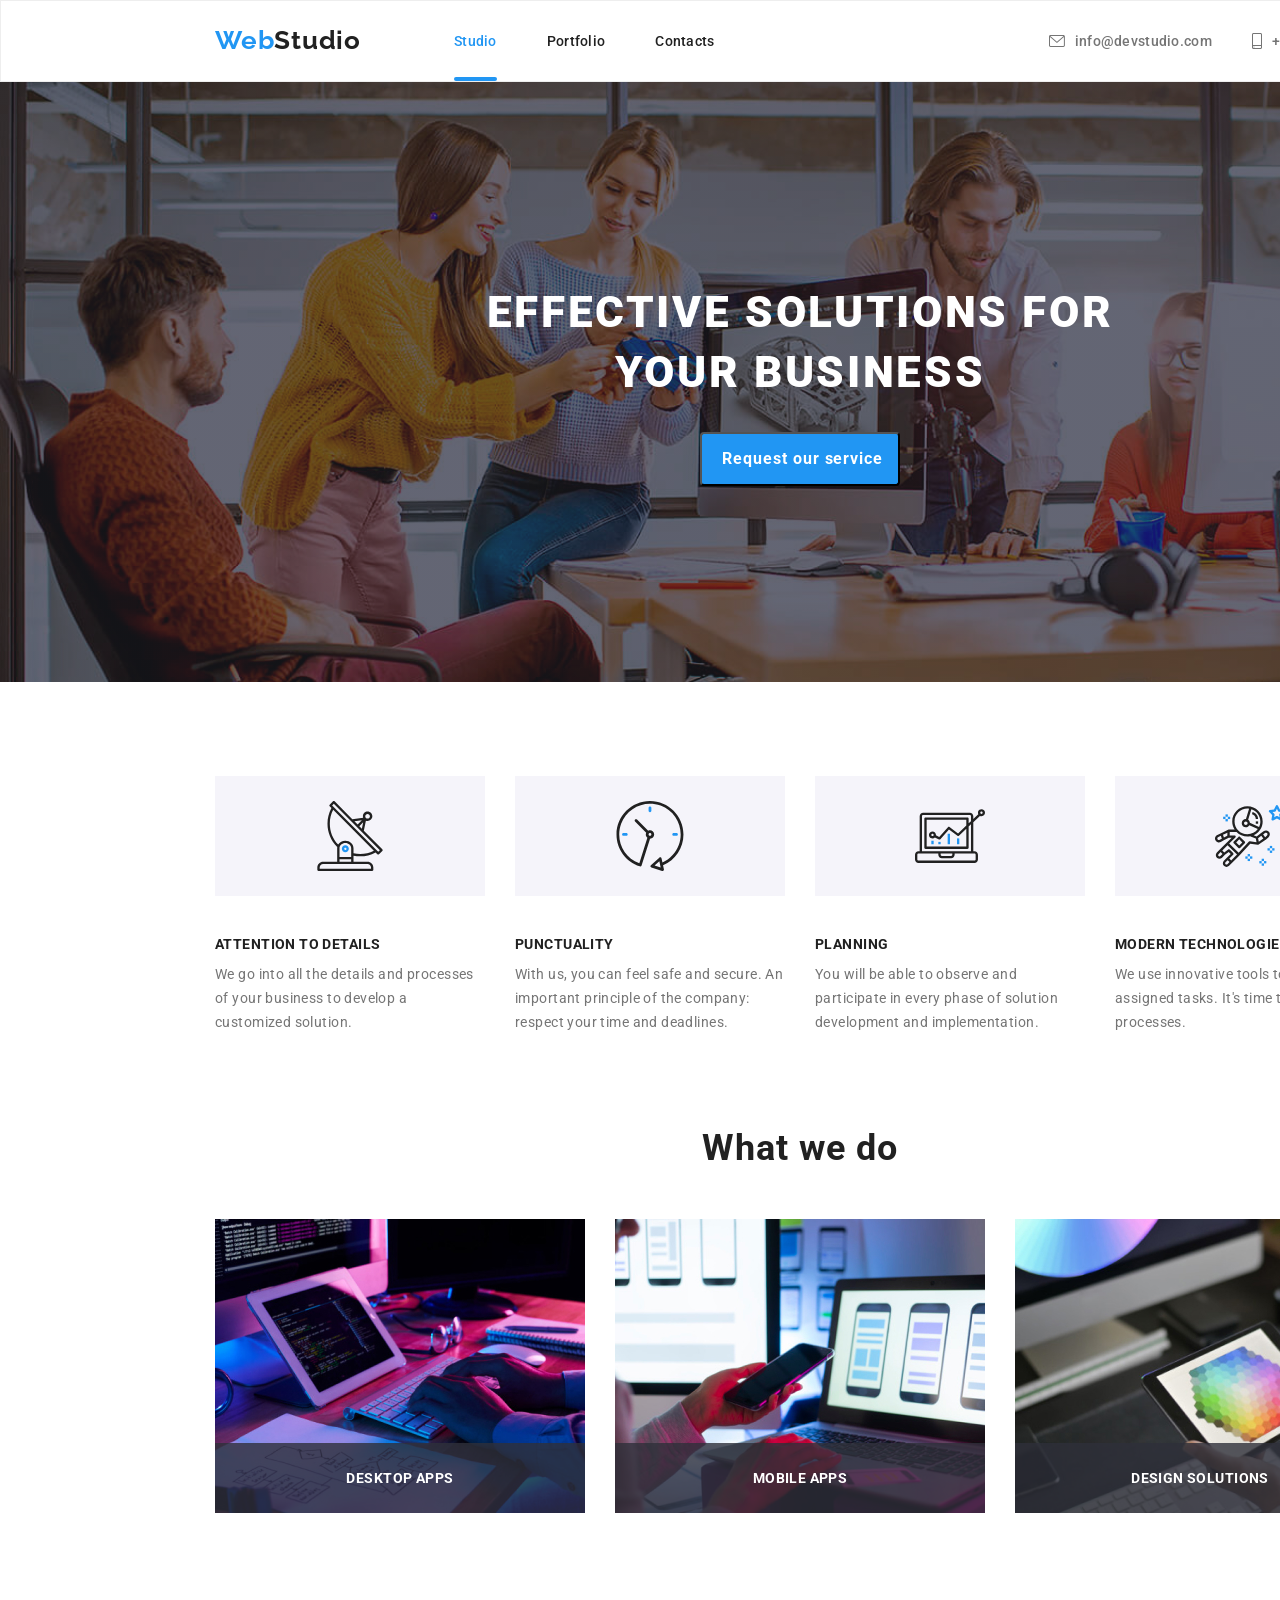
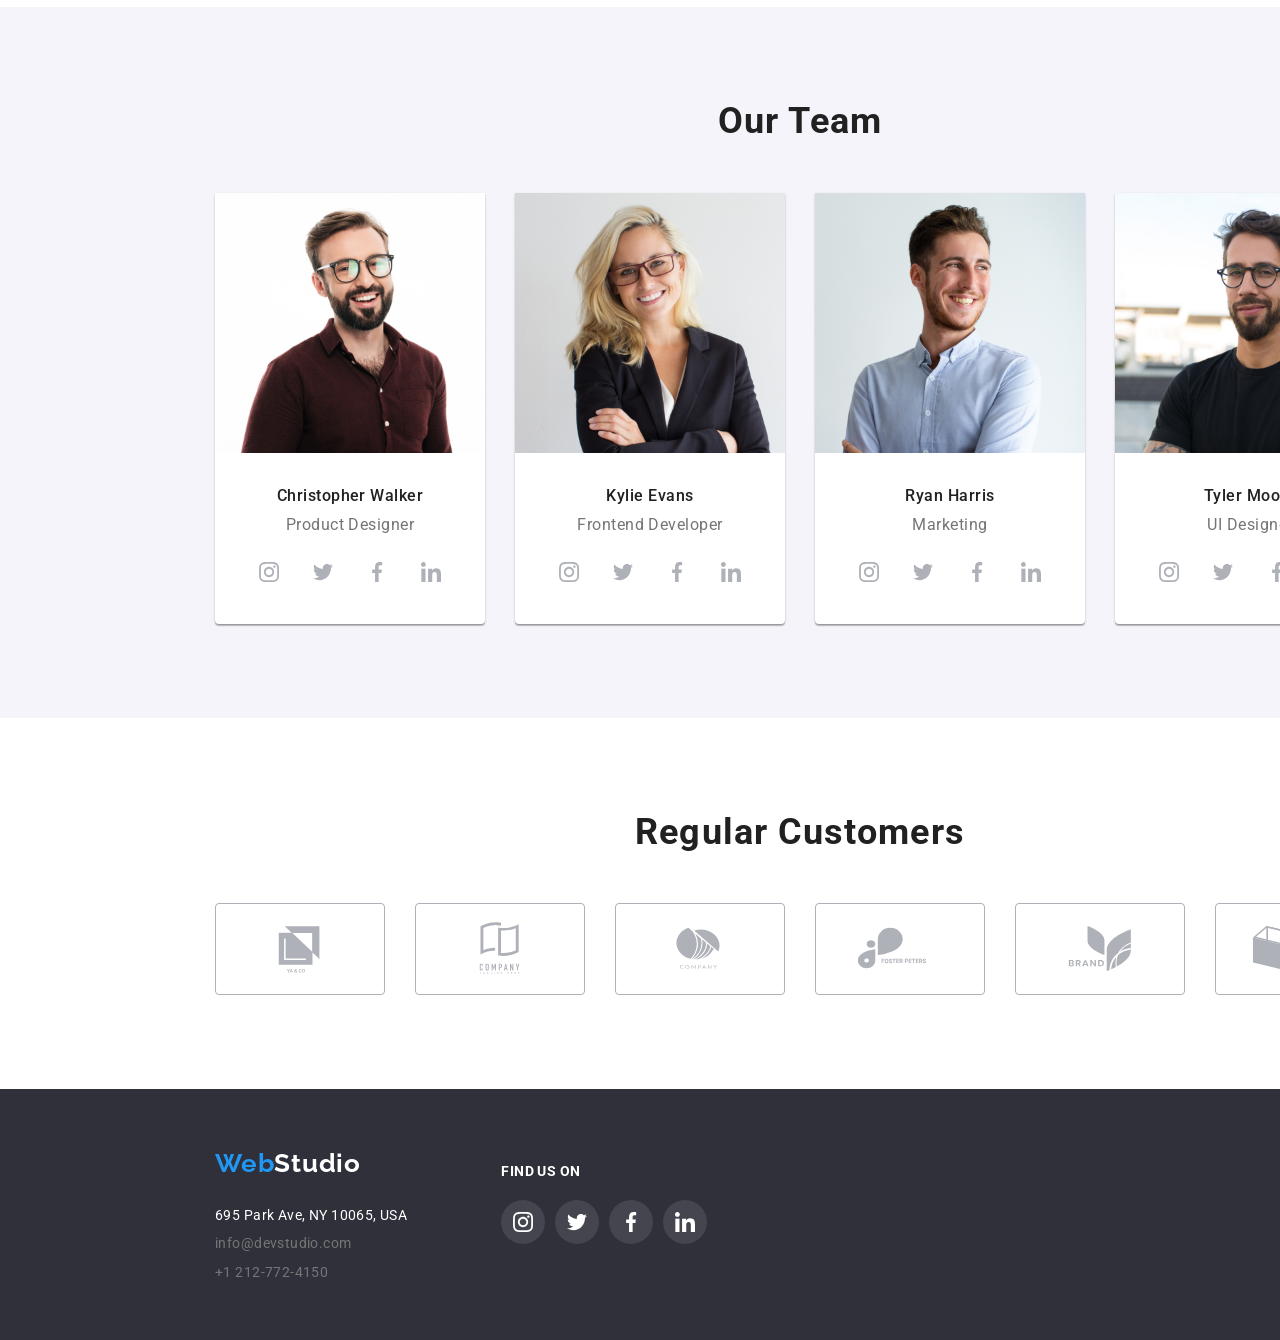
<file: index.html>
<!DOCTYPE html>
<html lang="en">
	<head>
		<meta charset="UTF-8" />
		<meta name="viewport" content="width=device-width, initial-scale=1.0" />
		<title>Studio</title>
		<link rel="preconnect" href="https://fonts.googleapis.com" />
		<link rel="preconnect" href="https://fonts.gstatic.com" crossorigin />
		<link
			rel="stylesheet"
			href="https://cdnjs.cloudflare.com/ajax/libs/modern-normalize/1.0.0/modern-normalize.min.css"
		/>
		<link
			href="https://fonts.googleapis.com/css2?family=Raleway:wght@700&family=Roboto:wght@400;500;700;900&display=swap"
			rel="stylesheet"
		/>
		<link rel="stylesheet" href="css/styles.css" />
	</head>
	<body>
		<header>
			<div class="container global-header">
				<a href="index.html" class="logo"><span>Web</span>Studio</a>
				<nav>
					<ul class="navigation-tabs">
						<li><a href="index.html" class="active-link link">Studio</a></li>
						<li><a href="portfolio.html" class="link">Portfolio</a></li>
						<li><a href="contacts.html" class="link">Contacts</a></li>
					</ul>
				</nav>
				<ul class="mail-phone">
					<li class="contact-line">
						<a href="mailto:info@devstudio.com" class="link">
							<svg class="header-mail-icon">
								<use
									href="./images/icons.svg/symbol-defs.svg#icon-envelope"
								></use>
							</svg>
							<span>info@devstudio.com</span>
						</a>
					</li>
					<li class="contact-line">
						<a href="tel:+12127724150" class="link">
							<svg class="header-tel-icon">
								<use
									href="./images/icons.svg/symbol-defs.svg#icon-smartphone"
								></use>
							</svg>
							<span>+1 212-772-4150</span>
						</a>
					</li>
				</ul>
			</div>
		</header>
		<main class="main-section">
			<section class="main-intro">
				<div class="container main-section-intro">
					<h1>EFFECTIVE SOLUTIONS FOR YOUR BUSINESS</h1>
					<button type="button" data-modal-open="#modal">
						Request our service
					</button>
					<div class="modal-flex">
						<div class="modal" id="modal" data-modal>
							<button type="button" class="close-button" data-modal-close>
								<svg>
									<use
										href="./images/icons.svg/symbol-defs.svg#icon-close-button"
									></use>
								</svg>
							</button>
						</div>
						<div id="overlay"></div>
					</div>
				</div>
			</section>
			<section>
				<ul class="container our-assets">
					<li class="our-assets-card">
						<div class="assets-image">
							<svg>
								<use
									href="./images/icons.svg/symbol-defs.svg#icon-antenna"
								></use>
							</svg>
						</div>
						<h2 class="main-title">ATTENTION TO DETAILS</h2>
						<p>
							We go into all the details and processes of your business to
							develop a customized solution.
						</p>
					</li>
					<li class="our-assets-card">
						<div class="assets-image">
							<svg>
								<use href="./images/icons.svg/symbol-defs.svg#icon-clock"></use>
							</svg>
						</div>
						<h2 class="main-title">PUNCTUALITY</h2>
						<p>
							With us, you can feel safe and secure. An important principle of
							the company: respect your time and deadlines.
						</p>
					</li>
					<li class="our-assets-card">
						<div class="assets-image">
							<svg>
								<use
									href="./images/icons.svg/symbol-defs.svg#icon-diagram"
								></use>
							</svg>
						</div>
						<h2 class="main-title">PLANNING</h2>
						<p>
							You will be able to observe and participate in every phase of
							solution development and implementation.
						</p>
					</li>
					<li class="our-assets-card">
						<div class="assets-image">
							<svg>
								<use
									href="./images/icons.svg/symbol-defs.svg#icon-astronaut"
								></use>
							</svg>
						</div>
						<h2 class="main-title">MODERN TECHNOLOGIES</h2>
						<p>
							We use innovative tools to solve assigned tasks. It's time to
							simplify work processes.
						</p>
					</li>
				</ul>
			</section>
			<section class="container section">
				<h2 class="section-header">What we do</h2>
				<ul class="our-job-list">
					<li>
						<img
							src="images/box_1.jpg"
							alt="person working on 2 screens, typing on keyboard"
						/>
						<p>DESKTOP APPS</p>
					</li>
					<li>
						<img
							src="images/box_2.jpg"
							alt="person connecting phone with laptop"
						/>
						<p>Mobile APPS</p>
					</li>
					<li>
						<img src="images/box_3.jpg" alt="person working on ipad" />
						<p>DESIGN SOLUTIONS</p>
					</li>
				</ul>
			</section>
			<section class="our-team">
				<div class="container section our-team-section">
					<h2 class="section-header">Our Team</h2>
					<ul class="our-team">
						<li class="our-team-card">
							<img
								src="images/team_card_1.jpg"
								alt="Christopher Walker"
								height="260"
								width="270"
							/>
							<h3>Christopher Walker</h3>
							<h4>Product Designer</h4>
							<div class="icons-list">
								<a
									href="https://instagram.com"
									class="icon"
									aria-label="Instagram"
								>
									<svg>
										<use
											href="./images/icons.svg/symbol-defs.svg#icon-instagram"
										></use>
									</svg>
								</a>
								<a href="https://twitter.com" class="icon" aria-label="Twitter">
									<svg>
										<use
											href="./images/icons.svg/symbol-defs.svg#icon-twitter"
										></use>
									</svg> </a
								><a
									href="https://facebook.com"
									class="icon"
									aria-label="Facebook"
								>
									<svg>
										<use
											href="./images/icons.svg/symbol-defs.svg#icon-facebook"
										></use>
									</svg> </a
								><a
									href="https://linkedin.com"
									class="icon"
									aria-label="Linkedin"
								>
									<svg>
										<use
											href="./images/icons.svg/symbol-defs.svg#icon-linkedin"
										></use>
									</svg>
								</a>
							</div>
						</li>
						<li class="our-team-card">
							<img
								src="images/team_card_2.jpg"
								alt="Kylie Evans"
								height="260"
								width="270"
							/>
							<h3>Kylie Evans</h3>
							<h4>Frontend Developer</h4>
							<div class="icons-list">
								<a
									href="https://instagram.com"
									class="icon"
									aria-label="Instagram"
								>
									<svg>
										<use
											href="./images/icons.svg/symbol-defs.svg#icon-instagram"
										></use>
									</svg>
								</a>
								<a href="https://twitter.com" class="icon" aria-label="Twitter">
									<svg>
										<use
											href="./images/icons.svg/symbol-defs.svg#icon-twitter"
										></use>
									</svg> </a
								><a
									href="https://facebook.com"
									class="icon"
									aria-label="Facebook"
								>
									<svg>
										<use
											href="./images/icons.svg/symbol-defs.svg#icon-facebook"
										></use>
									</svg> </a
								><a
									href="https://linkedin.com"
									class="icon"
									aria-label="Linkedin"
								>
									<svg>
										<use
											href="./images/icons.svg/symbol-defs.svg#icon-linkedin"
										></use>
									</svg>
								</a>
							</div>
						</li>
						<li class="our-team-card">
							<img
								src="images/team_card_3.jpg"
								alt="Ryan Harris"
								height="260"
								width="270"
							/>
							<h3>Ryan Harris</h3>
							<h4>Marketing</h4>
							<div class="icons-list">
								<a
									href="https://instagram.com"
									class="icon"
									aria-label="Instagram"
								>
									<svg>
										<use
											href="./images/icons.svg/symbol-defs.svg#icon-instagram"
										></use>
									</svg>
								</a>
								<a href="https://twitter.com" class="icon" aria-label="Twitter">
									<svg>
										<use
											href="./images/icons.svg/symbol-defs.svg#icon-twitter"
										></use>
									</svg> </a
								><a
									href="https://facebook.com"
									class="icon"
									aria-label="Facebook"
								>
									<svg>
										<use
											href="./images/icons.svg/symbol-defs.svg#icon-facebook"
										></use>
									</svg> </a
								><a
									href="https://linkedin.com"
									class="icon"
									aria-label="Linkedin"
								>
									<svg>
										<use
											href="./images/icons.svg/symbol-defs.svg#icon-linkedin"
										></use>
									</svg>
								</a>
							</div>
						</li>
						<li class="our-team-card">
							<img
								src="images/team_card_4.jpg"
								alt="Tyler Moore"
								height="260"
								width="270"
							/>
							<h3>Tyler Moore</h3>
							<h4>UI Designer</h4>
							<div class="icons-list">
								<a
									href="https://instagram.com"
									class="icon"
									aria-label="Instagram"
								>
									<svg>
										<use
											href="./images/icons.svg/symbol-defs.svg#icon-instagram"
										></use>
									</svg>
								</a>
								<a href="https://twitter.com" class="icon" aria-label="Twitter">
									<svg>
										<use
											href="./images/icons.svg/symbol-defs.svg#icon-twitter"
										></use>
									</svg> </a
								><a
									href="https://facebook.com"
									class="icon"
									aria-label="Facebook"
								>
									<svg>
										<use
											href="./images/icons.svg/symbol-defs.svg#icon-facebook"
										></use>
									</svg> </a
								><a
									href="https://linkedin.com"
									class="icon"
									aria-label="Linkedin"
								>
									<svg>
										<use
											href="./images/icons.svg/symbol-defs.svg#icon-linkedin"
										></use>
									</svg>
								</a>
							</div>
						</li>
					</ul>
				</div>
			</section>
			<section class="container section">
				<h3 class="section-header">Regular Customers</h3>
				<ul class="customers-section">
					<li class="icon-logo-card">
						<svg>
							<use href="./images/icons.svg/symbol-defs.svg#icon-logo1"></use>
						</svg>
					</li>
					<li class="icon-logo-card">
						<svg>
							<use href="./images/icons.svg/symbol-defs.svg#icon-logo2"></use>
						</svg>
					</li>
					<li class="icon-logo-card">
						<svg>
							<use href="./images/icons.svg/symbol-defs.svg#icon-logo3"></use>
						</svg>
					</li>
					<li class="icon-logo-card">
						<svg>
							<use href="./images/icons.svg/symbol-defs.svg#icon-logo4"></use>
						</svg>
					</li>
					<li class="icon-logo-card">
						<svg>
							<use href="./images/icons.svg/symbol-defs.svg#icon-logo5"></use>
						</svg>
					</li>
					<li class="icon-logo-card">
						<svg>
							<use href="./images/icons.svg/symbol-defs.svg#icon-logo6"></use>
						</svg>
					</li>
				</ul>
			</section>
		</main>
		<footer class="footer">
			<section class="container">
				<div class="global-footer">
					<a href="index.html" class="logo"><span>Web</span>Studio</a>
					<address class="mail-phone">
						<div>695 Park Ave, NY 10065, USA</div>
						<a href="mailto:info@devstudio.com">info@devstudio.com</a>
						<a href="+1-212-772-4150">+1 212-772-4150</a>
					</address>
				</div>
				<div class="global-footer-social-links">
					<h3>FIND US ON</h3>
					<div class="icons-list">
						<a href="https://instagram.com" class="icon" aria-label="Instagram">
							<svg>
								<use
									href="./images/icons.svg/symbol-defs.svg#icon-instagram"
								></use>
							</svg>
						</a>
						<a href="https://twitter.com" class="icon" aria-label="Twitter">
							<svg>
								<use
									href="./images/icons.svg/symbol-defs.svg#icon-twitter"
								></use>
							</svg>
						</a>
						<a href="https://facebook.com" class="icon" aria-label="Facebook">
							<svg>
								<use
									href="./images/icons.svg/symbol-defs.svg#icon-facebook"
								></use>
							</svg>
						</a>
						<a href="https://linkedin.com" class="icon" aria-label="Linkedin">
							<svg>
								<use
									href="./images/icons.svg/symbol-defs.svg#icon-linkedin"
								></use>
							</svg>
						</a>
					</div>
				</div>
			</section>
		</footer>
		<script src="js/modal.js"></script>
	</body>
</html>
</file>
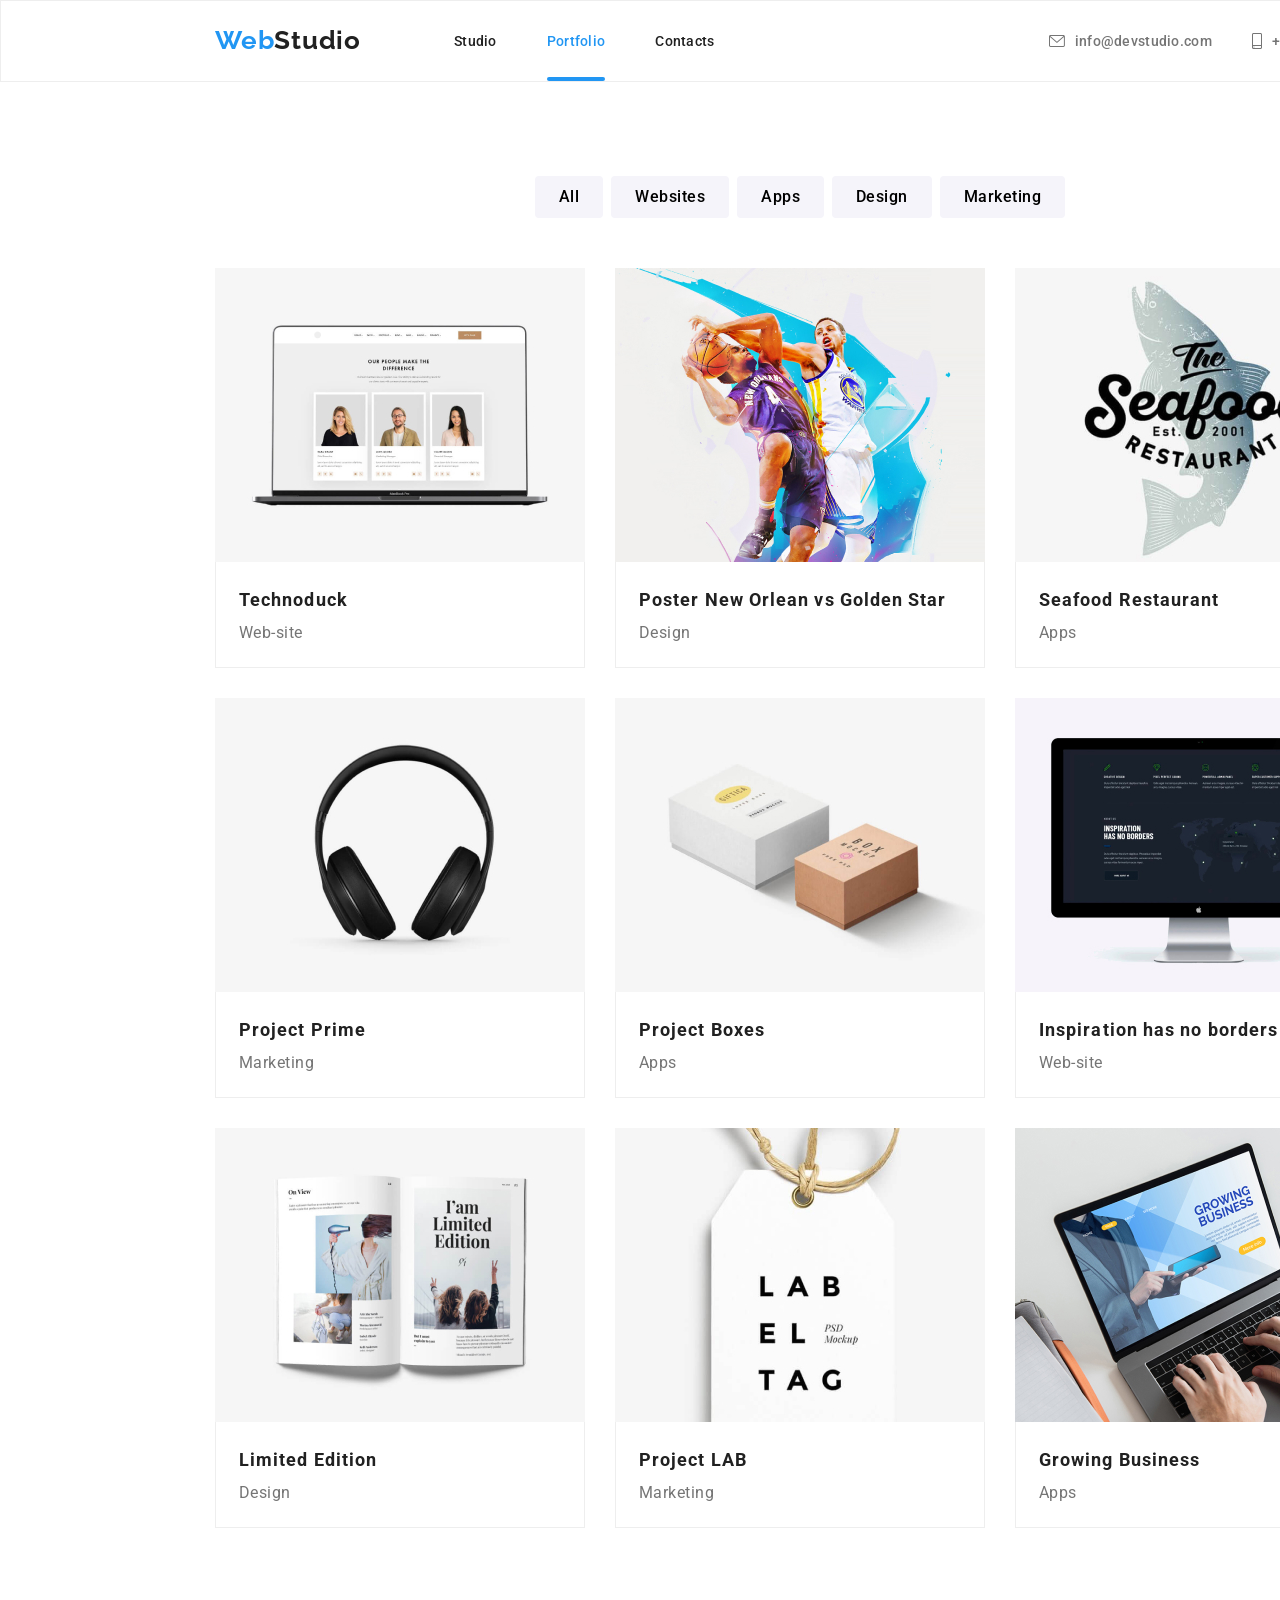
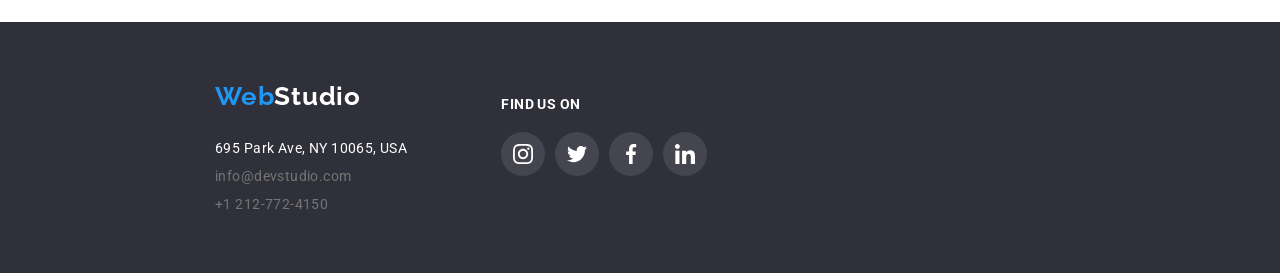
<file: portfolio.html>
<!DOCTYPE html>
<html lang="en">
	<head>
		<meta charset="UTF-8" />
		<meta name="viewport" content="width=device-width, initial-scale=1.0" />
		<title>Portfolio</title>
		<link rel="preconnect" href="https://fonts.googleapis.com" />
		<link rel="preconnect" href="https://fonts.gstatic.com" crossorigin />
		<link
			rel="stylesheet"
			href="https://cdnjs.cloudflare.com/ajax/libs/modern-normalize/1.0.0/modern-normalize.min.css"
		/>
		<link
			href="https://fonts.googleapis.com/css2?family=Raleway:wght@700&family=Roboto:wght@400;500;700;900&display=swap"
			rel="stylesheet"
		/>
		<link rel="stylesheet" href="css/styles.css" />
	</head>
	<body>
		<header>
			<div class="container global-header">
				<a href="index.html" class="logo"><span>Web</span>Studio</a>
				<nav>
					<ul class="navigation-tabs">
						<li><a href="index.html" class="link">Studio</a></li>
						<li>
							<a href="portfolio.html" class="active-link link">Portfolio</a>
						</li>
						<li><a href="contacts.html" class="link">Contacts</a></li>
					</ul>
				</nav>
				<ul class="mail-phone">
					<li class="contact-line">
						<a href="mailto:info@devstudio.com" class="link">
							<svg class="header-mail-icon">
								<use
									href="./images/icons.svg/symbol-defs.svg#icon-envelope"
								></use>
							</svg>
							<span>info@devstudio.com</span>
						</a>
					</li>
					<li class="contact-line">
						<a href="tel:+12127724150" class="link">
							<svg class="header-tel-icon">
								<use
									href="./images/icons.svg/symbol-defs.svg#icon-smartphone"
								></use>
							</svg>
							<span>+1 212-772-4150</span>
						</a>
					</li>
				</ul>
			</div>
		</header>
		<main class="container">
			<div class="section portfolio-main-section">
				<ul class="portfolio-button-list">
					<li><button type="button">All</button></li>
					<li><button type="button">Websites</button></li>
					<li><button type="button">Apps</button></li>
					<li><button type="button">Design</button></li>
					<li><button type="button">Marketing</button></li>
				</ul>
				<ul class="project-list">
					<li class="project-card">
						<div class="box">
							<div class="overlay">
								Technoduck is a state-of-the-art coronavirus distribution
								platform. Companies use this platform for digital espionage and
								attacks on competitors' secure servers.
							</div>
						</div>
						<h3>Technoduck</h3>
						<h4>Web-site</h4>
					</li>
					<li class="project-card">
						<div class="box"><div class="overlay"></div></div>
						<h3>Poster New Orlean vs Golden Star</h3>
						<h4>Design</h4>
					</li>
					<li class="project-card">
						<div class="box"><div class="overlay"></div></div>
						<h3>Seafood Restaurant</h3>
						<h4>Apps</h4>
					</li>
					<li class="project-card">
						<div class="box"><div class="overlay"></div></div>
						<h3>Project Prime</h3>
						<h4>Marketing</h4>
					</li>
					<li class="project-card">
						<div class="box"><div class="overlay"></div></div>
						<h3>Project Boxes</h3>
						<h4>Apps</h4>
					</li>
					<li class="project-card">
						<div class="box"><div class="overlay"></div></div>
						<h3>Inspiration has no borders</h3>
						<h4>Web-site</h4>
					</li>
					<li class="project-card">
						<div class="box"><div class="overlay"></div></div>
						<h3>Limited Edition</h3>
						<h4>Design</h4>
					</li>
					<li class="project-card">
						<div class="box"><div class="overlay"></div></div>
						<h3>Project LAB</h3>
						<h4>Marketing</h4>
					</li>
					<li class="project-card">
						<div class="box"><div class="overlay"></div></div>
						<h3>Growing Business</h3>
						<h4>Apps</h4>
					</li>
				</ul>
			</div>
		</main>
		<footer class="footer">
			<section class="container">
				<div class="global-footer">
					<a href="index.html" class="logo"><span>Web</span>Studio</a>
					<address class="mail-phone">
						<div>695 Park Ave, NY 10065, USA</div>
						<a href="mailto:info@devstudio.com">info@devstudio.com</a>
						<a href="+1-212-772-4150">+1 212-772-4150</a>
					</address>
				</div>
				<div class="global-footer-social-links">
					<h3>FIND US ON</h3>
					<div class="icons-list">
						<a href="https://instagram.com" class="icon" aria-label="Instagram">
							<svg>
								<use
									href="./images/icons.svg/symbol-defs.svg#icon-instagram"
								></use>
							</svg>
						</a>
						<a href="https://twitter.com" class="icon" aria-label="Twitter">
							<svg>
								<use
									href="./images/icons.svg/symbol-defs.svg#icon-twitter"
								></use>
							</svg>
						</a>
						<a href="https://facebook.com" class="icon" aria-label="Facebook">
							<svg>
								<use
									href="./images/icons.svg/symbol-defs.svg#icon-facebook"
								></use>
							</svg>
						</a>
						<a href="https://linkedin.com" class="icon" aria-label="Linkedin">
							<svg>
								<use
									href="./images/icons.svg/symbol-defs.svg#icon-linkedin"
								></use>
							</svg>
						</a>
					</div>
				</div>
			</section>
		</footer>
	</body>
</html>
</file>
<file: css/styles.css>
:root {
	--dark-bg-color: #2f303a;
	--light-bg-color: #f5f4fa;
	--text-bg-color: #212121;
	--text-dark-bg-color: #ffffff;
	--link-color-active: #2196f3;
	--shaded-color: #757575;
	--svg-shaded-color: #afb1b8;
}
body {
	width: 1600px;
	margin: auto;
}
.container {
	font-family: "Roboto", sans-serif;
	color: var(--text-bg-color);
	width: 1170px;
	margin: auto;
}
.section {
	padding-top: 94px;
	padding-bottom: 94px;
}

/* scoatem  decoration la elementele listei*/
.navigation-tabs,
.mail-phone,
.our-assets,
.our-job-list,
.our-team,
.section ul.customers-section,
.portfolio-main-section ul {
	list-style-type: none;
	padding-left: 0;
	margin-top: 0;
	margin-bottom: 0;
}
/* header */
header {
	border: 1px solid #eee;
}
.global-header {
	height: 80px;
	display: flex;
	align-items: center;
	justify-content: space-between;
}
.global-header a {
	color: inherit;
	text-decoration: none;
	font-size: 14px;
	font-weight: 500;
	letter-spacing: 0.28px;
	transition: 250ms cubic-bezier(0.4, 0, 0.2, 1);
}
.navigation-tabs,
.global-header .mail-phone {
	display: flex;
	align-items: center;
}
.navigation-tabs {
	gap: 50px;
	padding-left: 93px;
	position: relative;
}
.navigation-tabs .active-link {
	position: relative;
}
.navigation-tabs .active-link::after {
	position: absolute;
	content: "";
	width: 100%;
	height: 4px;
	left: 0;
	bottom: -32px;
	background: var(--link-color-active);
	border-radius: 2px;
}
.global-header .mail-phone {
	gap: 40px;
	margin-left: auto;
}
.mail-phone .contact-line .link {
	display: flex;
	align-items: center;
	gap: 10px;
}
.mail-phone .header-mail-icon {
	width: 16px;
	max-height: 12px;
}
.mail-phone .header-tel-icon {
	width: 10px;
	height: 16px;
}
.global-header .logo,
.global-footer .logo {
	font-family: "Raleway";
	font-size: 26px;
	font-weight: 700;
	letter-spacing: 0.78px;
}
.global-header .mail-phone .link,
.global-footer .mail-phone a {
	color: var(--shaded-color);
	fill: var(--shaded-color);
}
.global-header .logo span,
.global-footer .logo span,
.global-header .active-link,
.global-header a:focus,
.global-header a:hover,
.global-footer .logo:focus,
.global-footer .logo:hover,
.global-footer .mail-phone a:hover,
.global-footer .mail-phone a:focus {
	color: var(--link-color-active);
}
.global-header .mail-phone .link:hover,
.global-header.mail-phone .link:focus {
	color: var(--link-color-active);
	fill: var(--link-color-active);
}

/* footer */

.global-footer .logo,
.global-footer .mail-phone div,
.global-footer-social-links h3 {
	color: var(--text-dark-bg-color);
}
.footer {
	background-color: var(--dark-bg-color);
	height: 251px;
	padding-top: 60px;
}
.footer .container {
	display: flex;
	gap: 94px;
}
.global-footer a {
	text-decoration: none;
	transition: color 250ms cubic-bezier(0.4, 0, 0.2, 1);
}
.global-footer .mail-phone {
	display: flex;
	flex-direction: column;
	font-size: 14px;
	font-style: normal;
	font-weight: 400;
	letter-spacing: 0.42px;
	margin-top: 28px;
	gap: 12px;
}

/* main-intro */

.main-intro {
	background-image: linear-gradient(
			rgba(47, 48, 58, 0.4),
			rgba(47, 48, 58, 0.4)
		),
		url(../images/background_image.png);
	background-size: cover;
	background-color: rgba(47, 48, 58, 0.4);
	background-repeat: no-repeat;
	min-height: 600px;
}
.main-section-intro {
	display: flex;
	flex-direction: column;
	align-items: center;
	position: relative;
}
.main-section-intro h1 {
	color: var(--text-dark-bg-color);
	font-size: 44px;
	font-weight: 900;
	line-height: 60px;
	letter-spacing: 2.64px;
	text-transform: uppercase;
	text-align: center;
	width: 696px;
	margin-top: 200px;
	margin-bottom: 30px;
}
.main-section-intro button {
	background-color: var(--link-color-active);
	color: var(--text-dark-bg-color);
	width: 200px;
	padding: 10px 19px 10px 20px;
	white-space: nowrap;
	text-align: center;
	font-weight: 700;
	line-height: 30px;
	letter-spacing: 0.96px;
	cursor: pointer;
	border-radius: 4px;
}
.modal-flex {
	display: flex;
	align-items: center;
	justify-content: center;
}
.modal {
	position: fixed;
	background: var(--text-dark-bg-color);
	border-radius: 4px;
	box-shadow: 0px 2px 1px 0px rgba(0, 0, 0, 0.2),
		0px 1px 1px 0px rgba(0, 0, 0, 0.14), 0px 1px 3px 0px rgba(0, 0, 0, 0.12);
	width: 528px;
	height: 581px;
	transform: scale(0);
	transition: 3000ms linear;
	z-index: 10;
}
.modal.active {
	transform: scale(1);
}
.main-section-intro #overlay {
	position: fixed;
	opacity: 0;
	transition: opacity 3000ms linear;
	top: 0;
	bottom: 0;
	left: 0;
	right: 0;
	background-color: rgba(0, 0, 0, 0.2);
	pointer-events: none;
}
.main-section-intro #overlay.active {
	opacity: 1;
	pointer-events: all;
}
.main-section-intro .close-button {
	width: 30px;
	height: 30px;
	padding: 0;
	background-color: var(--text-dark-bg-color);
	display: flex;
	justify-content: center;
	align-items: center;
	border: 1px solid rgba(0, 0, 0, 0.1);
	border-radius: 50%;
	position: absolute;
	right: 8px;
	top: 8px;
	cursor: pointer;
}
.main-section-intro .close-button svg {
	width: 18px;
	height: 18px;
}
/* sectiunile unordered list */

.our-assets,
.our-job-list,
.our-team,
ul.customers-section {
	display: flex;
	justify-content: space-between;
}
.our-assets {
	padding-top: 94px;
}
.our-assets-card {
	width: 270px;
	display: flex;
	flex-direction: column;
	gap: 10px;
}
.assets-image {
	width: 270px;
	height: 120px;
	display: flex;
	justify-content: center;
	align-items: center;
	background-color: var(--light-bg-color);
	margin-bottom: 30px;
}
.assets-image svg {
	width: 70px;
	height: 70px;
}
.our-assets-card .main-title,
.our-assets-card p {
	margin: 0;
	font-size: 14px;
	letter-spacing: 0.42px;
}
.our-assets-card .main-title {
	font-weight: 700;
	text-transform: uppercase;
}
.our-assets-card p {
	color: var(--shaded-color);
	line-height: 24px;
}
.section-header {
	text-align: center;
	font-size: 36px;
	font-weight: 700;
	letter-spacing: 1.08px;
	margin-top: 0;
	margin-bottom: 50px;
}
.our-job-list > li {
	position: relative;
	width: 370px;
	height: 294px;
	background-color: #d3d3d3;
	background-position: 50%;
	background-size: cover;
	background-repeat: no-repeat;
}
.our-job-list > li > p {
	position: absolute;
	bottom: 0;
	margin: 0;
	width: 100%;
	padding-top: 27px;
	padding-bottom: 27px;
	color: var(--text-dark-bg-color);
	text-align: center;
	font-size: 14px;
	font-weight: 700;
	letter-spacing: 0.42px;
	text-transform: uppercase;
	background: rgba(47, 48, 58, 0.8);
}
.our-team {
	background-color: var(--light-bg-color);
}
.our-team-card {
	background-color: var(--text-dark-bg-color);
	width: 270px;
	border-radius: 0px 0px 4px 4px;
	box-shadow: 0px 2px 1px 0px rgba(0, 0, 0, 0.2),
		0px 1px 1px 0px rgba(0, 0, 0, 0.14), 0px 1px 3px 0px rgba(0, 0, 0, 0.12);
}
.our-team-card h3 {
	text-align: center;
	font-size: 16px;
	font-weight: 500;
	letter-spacing: 0.48px;
	margin-top: 30px;
	margin-bottom: 10px;
	font-size: 16px;
}
.our-team-card h4 {
	color: var(--shaded-color);
	text-align: center;
	font-size: 16px;
	font-weight: 400;
	letter-spacing: 0.48px;
	margin-top: 0;
	margin-bottom: 16px;
}

.icons-list {
	display: flex;
	justify-content: center;
	gap: 10px;
	margin-bottom: 30px;
}
.icon {
	width: 44px;
	height: 44px;
	display: flex;
	justify-content: center;
	align-items: center;
	border-radius: 50%;
}
.icon svg {
	width: 20px;
	height: 20px;
}
.our-team-card .icon {
	fill: var(--svg-shaded-color);
	transition: 250ms cubic-bezier(0.4, 0, 0.2, 1);
}
.our-team-card .icon:hover,
.our-team-card .icon:focus {
	fill: var(--text-dark-bg-color);
	background-color: var(--link-color-active);
}
.icon-logo-card {
	width: 170px;
	height: 92px;
	display: flex;
	justify-content: center;
	align-items: center;
	border-radius: 4px;
	border: 1px solid var(--svg-shaded-color);
	fill: var(--svg-shaded-color);
	transition: 250ms cubic-bezier(0.4, 0, 0.2, 1);
}
.icon-logo-card svg {
	width: 106px;
	height: 60px;
}
.icon-logo-card:hover,
.icon-logo-card:focus {
	border-color: var(--link-color-active);
	fill: var(--link-color-active);
}
.global-footer-social-links h3 {
	font-size: 14px;
	font-weight: 700;
	letter-spacing: 0.42px;
	text-transform: uppercase;
	margin-bottom: 20px;
}
.global-footer-social-links .icons-list {
	margin: 0;
}
.global-footer-social-links .icon {
	fill: var(--text-dark-bg-color);
	background-color: rgba(255, 255, 255, 0.1);
	transition: 250ms cubic-bezier(0.4, 0, 0.2, 1);
}
.global-footer-social-links .icon:hover,
.global-footer-social-links .icon:focus {
	background-color: var(--link-color-active);
}

/* portfolio styling */

.portfolio-button-list button {
	background-color: var(--light-bg-color);
	text-align: center;
	font-weight: 500;
	line-height: 26px;
	letter-spacing: 0.48px;
	border-color: transparent;
	border-radius: 4px;
	padding: 6px 22px 6px 22px;
	cursor: pointer;
	transition: 250ms cubic-bezier(0.4, 0, 0.2, 1);
}
.portfolio-main-section .portfolio-button-list {
	display: flex;
	justify-content: center;
	padding-left: 0;
	margin-top: 0;
	margin-bottom: 50px;
	gap: 8px;
}
.portfolio-main-section button:hover,
.portfolio-main-section button:focus {
	color: var(--text-dark-bg-color);
	background-color: var(--link-color-active);
	box-shadow: 0px 2px 2px 0px rgba(0, 0, 0, 0.12),
		0px 1px 2px 0px rgba(0, 0, 0, 0.08), 0px 3px 1px 0px rgba(0, 0, 0, 0.1);
}
.project-list {
	display: flex;
	flex-wrap: wrap;
	justify-content: space-between;
	padding-left: 0;
	margin: 0 auto;
	gap: 30px;
}
.project-card .box {
	width: 370px;
	height: 294px;
	position: relative;
	margin: 0 auto;
	overflow: hidden;
}
.project-card:nth-child(1) .box {
	background: url(../images/technoduck.jpg), lightgray 50% / cover no-repeat;
}
.project-card:nth-child(2) .box {
	background: url(../images/poster_new_orleans.jpg),
		lightgray 50% / cover no-repeat;
}
.project-card:nth-child(3) .box {
	background: url(../images/seafood_restaurant.jpg),
		lightgray 50% / cover no-repeat;
}
.project-card:nth-child(4) .box {
	background: url(../images/project_prime.jpg), lightgray 50% / cover no-repeat;
}
.project-card:nth-child(5) .box {
	background: url(../images/project_boxes.jpg), lightgray 50% / cover no-repeat;
}
.project-card:nth-child(6) .box {
	background: url(../images/inspiration_no_borders.jpg),
		lightgray 50% / cover no-repeat;
}
.project-card:nth-child(7) .box {
	background: url(../images/limited_edition.jpg),
		lightgray 50% / cover no-repeat;
}
.project-card:nth-child(8) .box {
	background: url(../images/project_lab.jpg), lightgray 50% / cover no-repeat;
}
.project-card:nth-child(9) .box {
	background: url(../images/growing_business.jpg),
		lightgray 50% / cover no-repeat;
}
.box .overlay {
	color: var(--text-dark-bg-color);
	font-size: 18px;
	font-weight: 400;
	line-height: 28px;
	letter-spacing: 0.54px;
	padding: 63px 24px 91px 24px;
	position: absolute;
	top: 0;
	left: 0;
	width: 100%;
	height: 100%;
	background-color: rgba(33, 150, 243, 0.9);
	transform: translatey(100%);
	transition: transform 250ms cubic-bezier(0.4, 0, 0.2, 1);
}
.box:hover .overlay {
	transform: translatey(0);
}
.project-card > h3 {
	font-size: 18px;
	font-weight: 700;
	line-height: 36px;
	letter-spacing: 1.08px;
	margin: 20px 24px 0 24px;
}
.project-card > h4 {
	color: var(--shaded-color);
	line-height: 30px;
	letter-spacing: 0.48px;
	font-size: 16px;
	font-weight: 400;
	margin: 0 24px 20px 24px;
}
.project-card {
	box-shadow: 0px 0px 0px 1px #eee inset;
}
.project-card:hover,
.project-card:focus {
	box-shadow: 1px 4px 6px 0px rgba(0, 0, 0, 0.16),
		0px 4px 4px 0px rgba(0, 0, 0, 0.06), 0px 1px 1px 0px rgba(0, 0, 0, 0.12);
	transition: box-shadow 250s cubic-bezier(0.4, 0, 0.2, 1);
}
</file>
